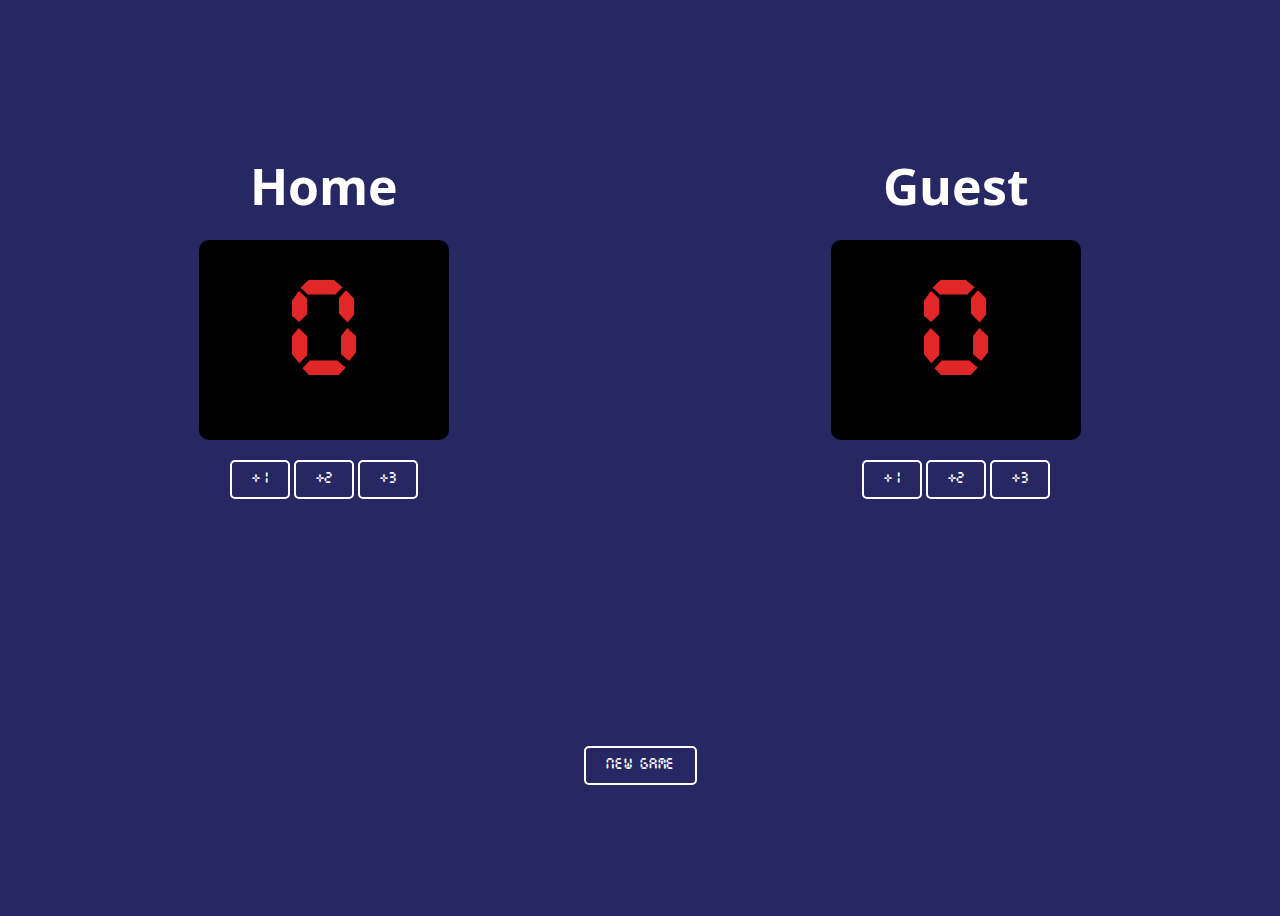
<file: BasketBallScoreCard/index.html>
<html>
    <head>
        <title>Basketball Score Card</title>
        <link rel="stylesheet" type="text/css" href="styles.css">
        <link rel="preconnect" href="https://fonts.googleapis.com">
        <link rel="preconnect" href="https://fonts.gstatic.com" crossorigin>
        <link href="https://fonts.googleapis.com/css2?family=Open+Sans:ital,wght@0,300..800;1,300..800&display=swap" rel="stylesheet">
    </head>
    <body class="hero">
        <div class="boards">
            <div>
                <h1>Home</h1>
                <div class="scores" id="Team1">
                    0
                </div>
                <div>
                    <button class="inc" onclick="addScore('home', 1)">+1</button>
                    <button class="inc" onclick="addScore('home', 2)">+2</button>
                    <button class="inc" onclick="addScore('home', 3)">+3</button>
                </div>
            </div>
            <div>
                <h1>Guest</h1>
                <div class="scores" id="Team2">
                    0
                </div>
                <div>
                    <button class="inc" onclick="addScore('guest', 1)">+1</button>
                    <button class="inc" onclick="addScore('guest', 2)">+2</button>
                    <button class="inc" onclick="addScore('guest', 3)">+3</button>
                </div>
            </div>
        </div>
        <div class="new-btn">
            <button class="new" onclick="reset()">New Game</button>
        <div>
        <script src="index.js"></script>
    </body>
</html>
</file>
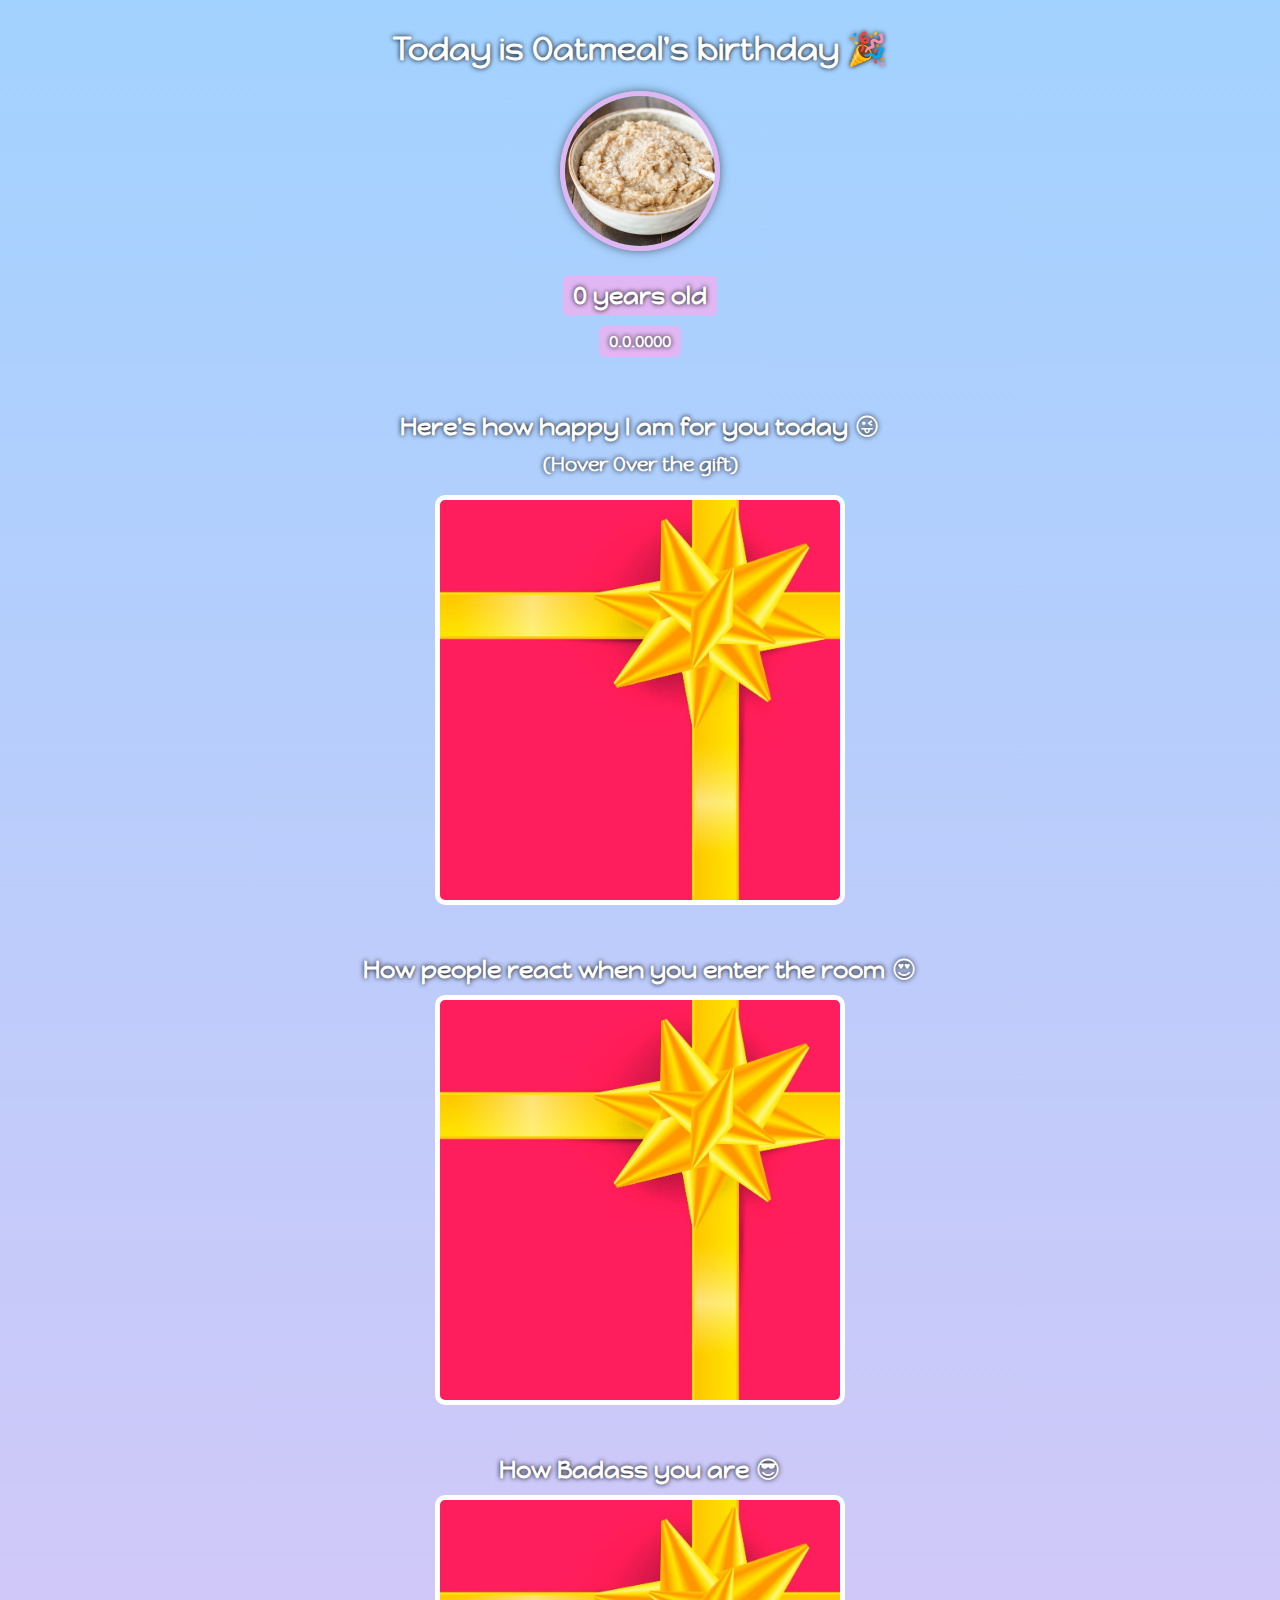
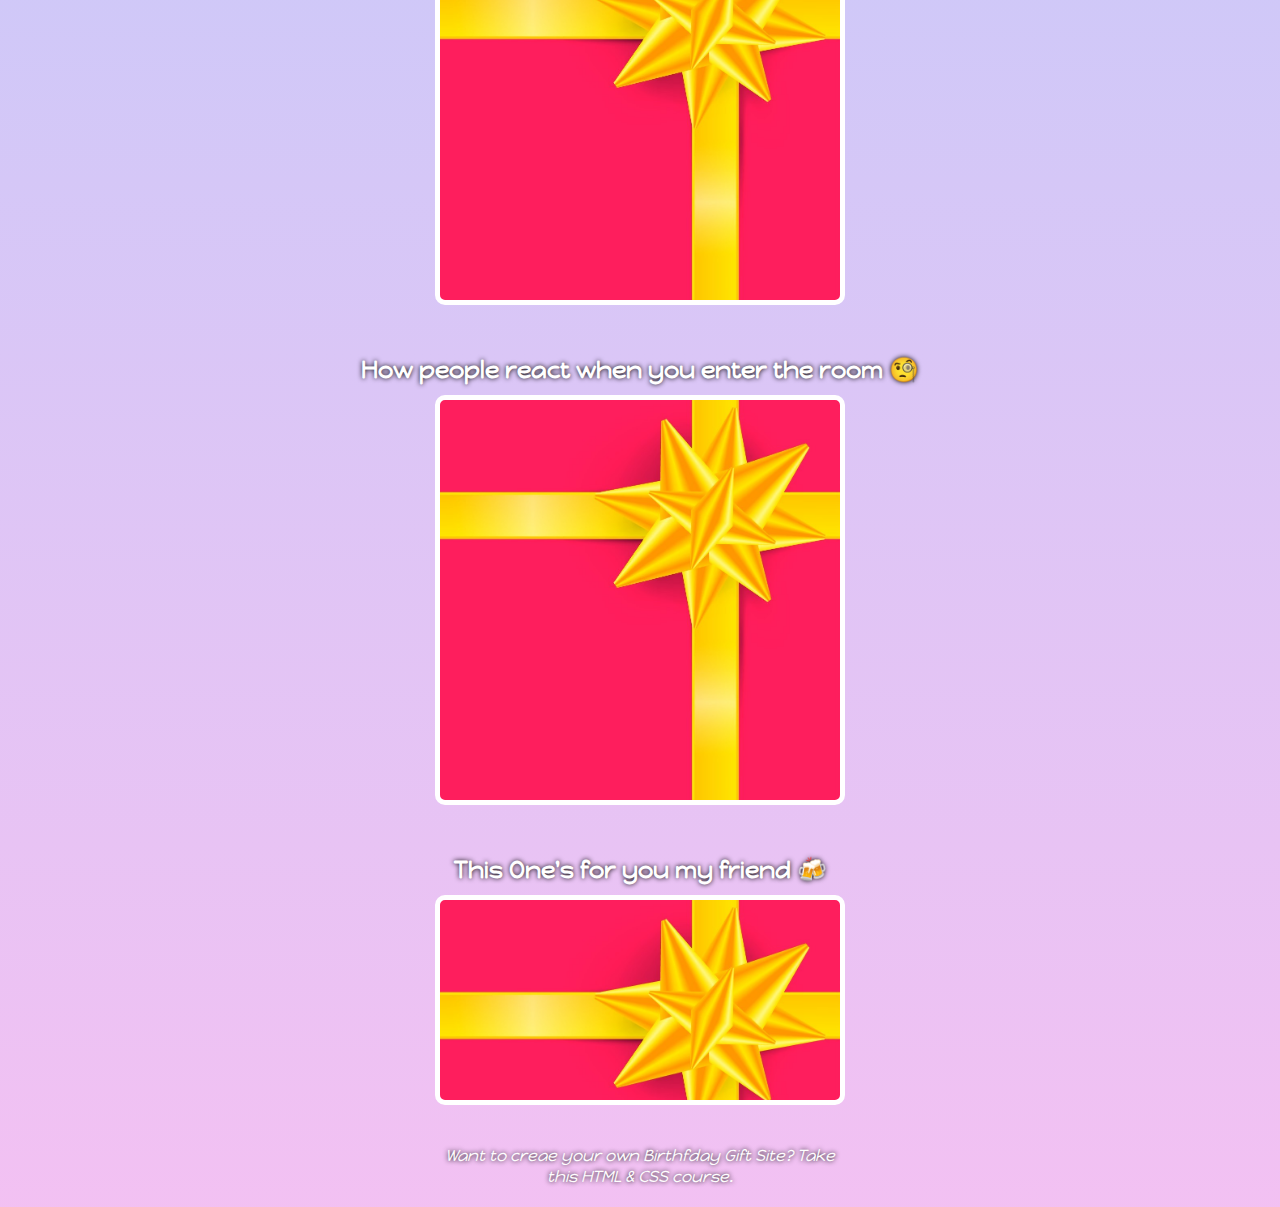
<file: Birthday/index.html>
<!-- write a basix HTML template -->
<!DOCTYPE html>
<html>
    <head>
        <link rel="preconnect" href="https://fonts.googleapis.com">
        <link rel="preconnect" href="https://fonts.gstatic.com" crossorigin>
        <link href="https://fonts.googleapis.com/css2?family=Happy+Monkey&display=swap" rel="stylesheet">
        <link rel="stylesheet" href="styles.css">
        <title>Birthday Wishes</title>
    </head>
    <body class="main">
        <div class="hero">
            <h1>Today is Oatmeal's birthday &#x1F389</h1>
            <img id="bday-boy" src="images/Oatmeal.jpg" alt="/Birthday">
            <h2 id="bday-age">0 years old</h2>
            <h4 id="bday-date">0.0.0000</h4>
        </div>
        <div class="gift-section">
            <h2 class="gift-title">Here's how happy I am for you today &#128540</h2>
            <h3 class="gift-hint">(Hover Over the gift)</h3>
            <div class="gift-image" id="gift-image-happy">
            </div>
        </div>
        <div class="gift-section">
            <h2 class="gift-title">How people react when you enter the room &#128525</h2>
            <div class="gift-image" id="gift-image-hot"></div>
        </div>
        <div class="gift-section">
            <h2 class="gift-title">How Badass you are &#128526</h2>
            <div class="gift-image" id="gift-image-cool"></div>
        </div>
        <div class="gift-section">
            <h2 class="gift-title">How people react when you enter the room &#129488</h2>
            <div class="gift-image" id="gift-image-genius"></div>
        </div>
        <div class="gift-section">
            <h2 class="gift-title">This One's for you my friend &#127867</h2>
            <div class="gift-image-cheers" id="gift-image-cheers"></div>
        </div>
        <p id="footer">Want to creae your own Birthfday Gift Site? <a href="https://www.youtube.com/watch?v=LzMnsfqjzkA">Take this HTML & CSS course.</a></p>
    </body>
</html>
</file>
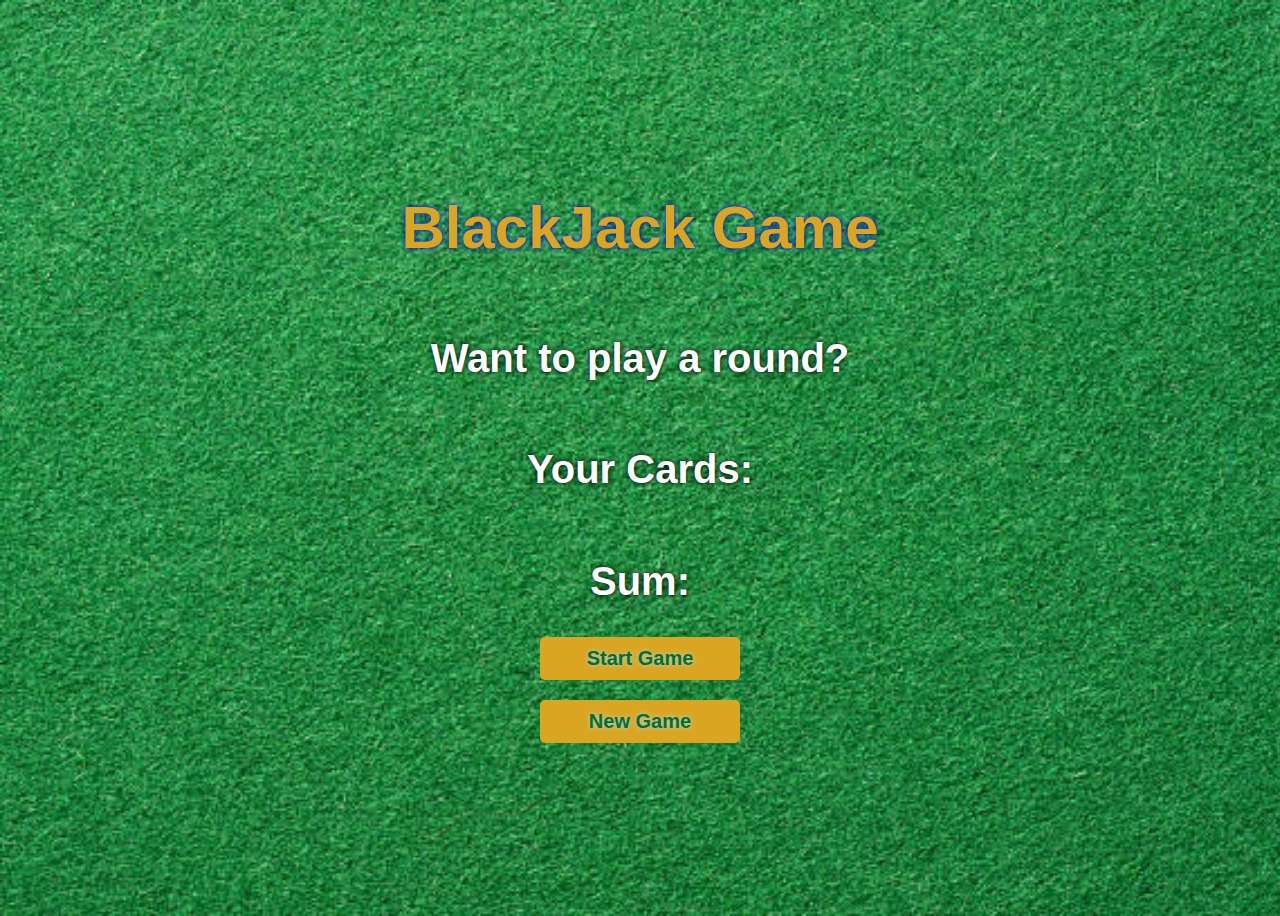
<file: BlackJack/index.html>
<!-- Write basic html code -->
<!DOCTYPE html>
<html lang="en">
    <head>
        <meta charset="UTF-8">
        <meta name="viewport" content="width=device-width, initial-scale=1.0">
        <title>BlackJack Game</title>
        <link rel="stylesheet" href="styles.css">
    </head>
    <body class="main">
        <h1>BlackJack Game</h1>
        <h2 id="message-el">Want to play a round?</h2>
        <h2 id="card-el">Your Cards:</h2>
        <h2 id="sum-el">Sum:</h2>
        <div class="align">
            <button id="start-button" onclick="game()">Start Game</button>
            <button id="start-button" onclick="newCard()">New Game</button>
        </div>
        <script src="index.js"></script>
    </body>
</html>
</file>
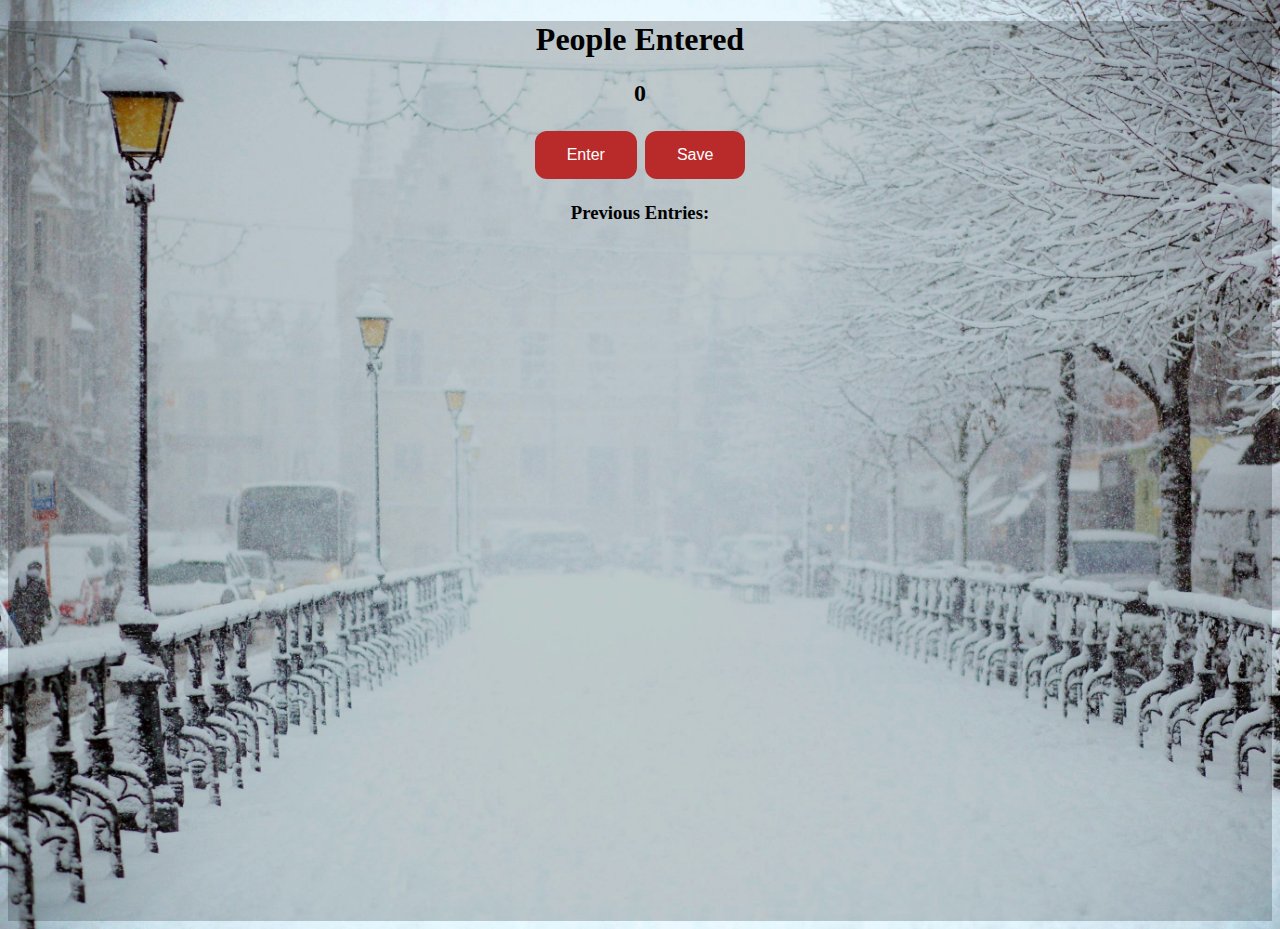
<file: Counter/index.html>
<!DOCTYPE html>
<html>
    <head>
        <link rel="stylesheet" href="styles.css">
        <title>Counter</title>
    </head>
    <body class="main">
        <h1>People Entered</h1>
        <h2 id="count-el">0</h2>
        <button id="increment-btn" onclick="increment()">Enter</button>
        <button id="save-btn" onclick="save()">Save</button>
        <h3 id="prev-ent">Previous Entries:</h3>
    </body>
    <script src="index.js">
    </script>
</html>
</file>
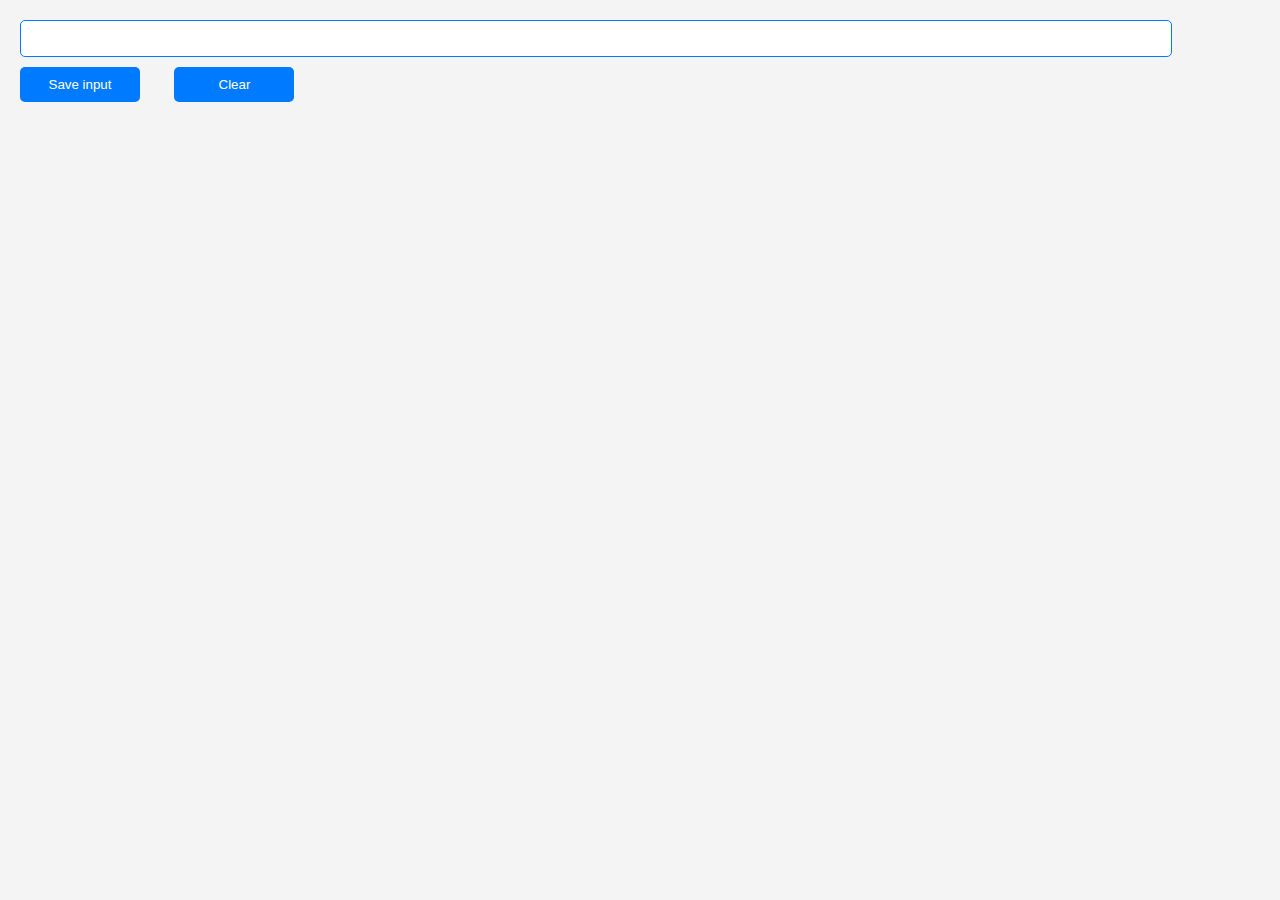
<file: Extension/index.html>
<!DOCTYPE html>
<html lang="en">
    <head>
        <meta charset="UTF-8">
        <meta name="viewport" content="width=device-width, initial-scale=1.0">
        <link rel="stylesheet" href="styles.css">
        <title>Simple HTML Template</title>
    </head>
    <body>
        <input type="text" id="input-el">
        <button class="input" id="input-btn">Save input</button>
        <button class="input" id="clear-btn">Clear</button>
        <ul id="ul-el"></ul>
        <script src="index.js"></script>
    </body>
</html>
</file>
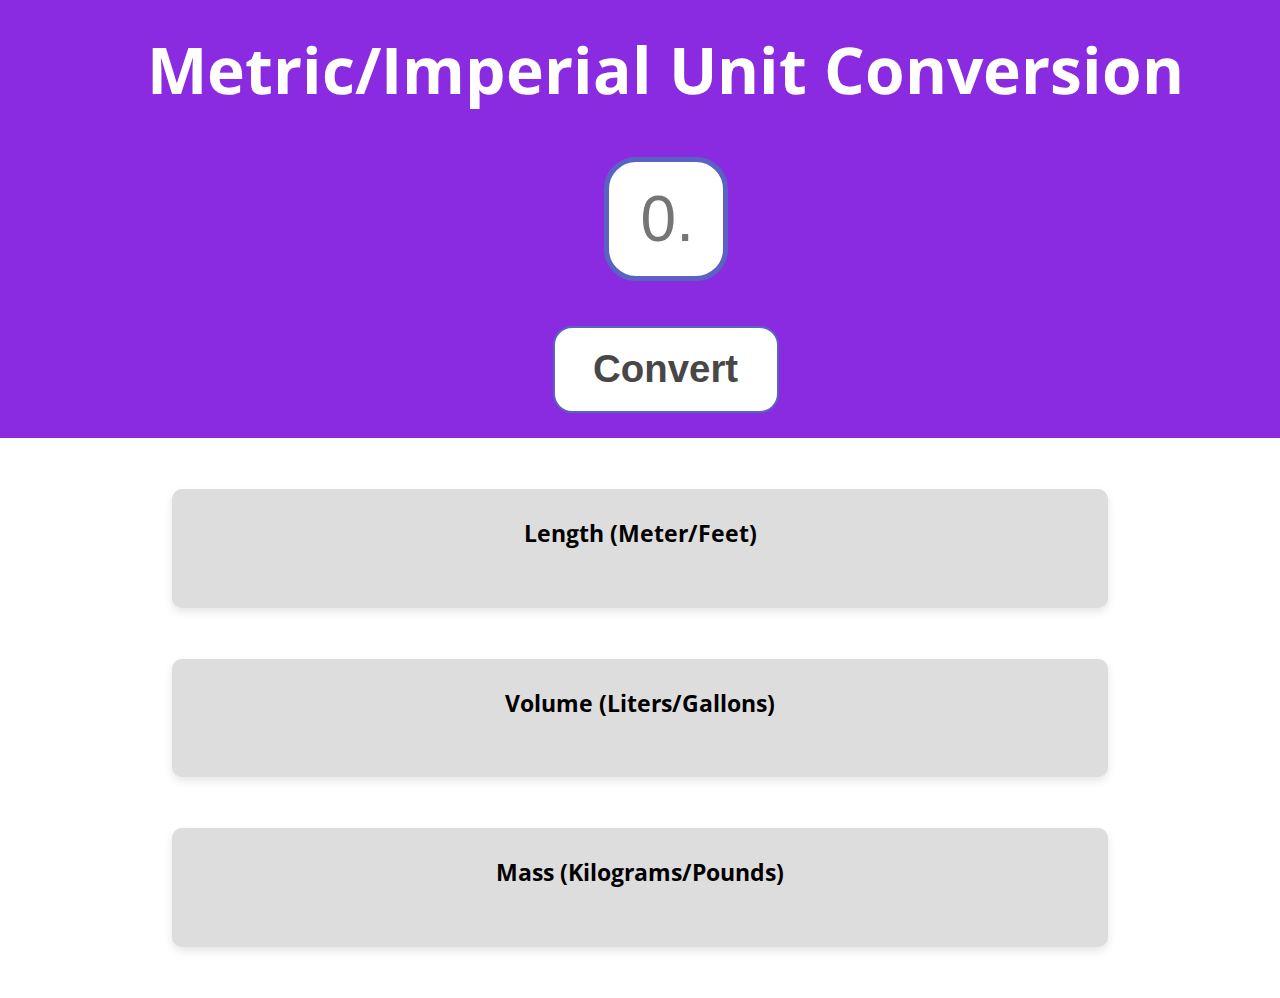
<file: MetricConversion/index.html>
<!DOCTYPE html>
<html lang="en">
    <head>
        <link rel="stylesheet" href="styles.css">
        <meta charset="UTF-8">
        <meta name="viewport" content="width=device-width, initial-scale=1.0">
        <link rel="preconnect" href="https://fonts.googleapis.com">
        <link rel="preconnect" href="https://fonts.gstatic.com" crossorigin>
        <link href="https://fonts.googleapis.com/css2?family=Open+Sans:ital,wght@0,300..800;1,300..800&display=swap" rel="stylesheet">
        <title>Simple HTML Template</title>
    </head>
    <body class="main">
        <div class="head">
            <h1>Metric/Imperial Unit Conversion</h1>
            <input class="input" placeholder="0.0" id="input-el"></input>
            <button id="btn-el">Convert</button>
        </div>
        <div>
            <div class="some">
                <h2>Length (Meter/Feet)</h2>
                <p id="value-l"></p>
            </div>
            <div class="some">
                <h2>Volume (Liters/Gallons)</h2>
                <p id="value-V"></p>
            </div>
            <div class="some">
                <h2>Mass (Kilograms/Pounds)</h2>
                <p id="value-M"></p>
            </div>
        </div>
        <script src="index.js"></script>
    </body>
</html>
</file>
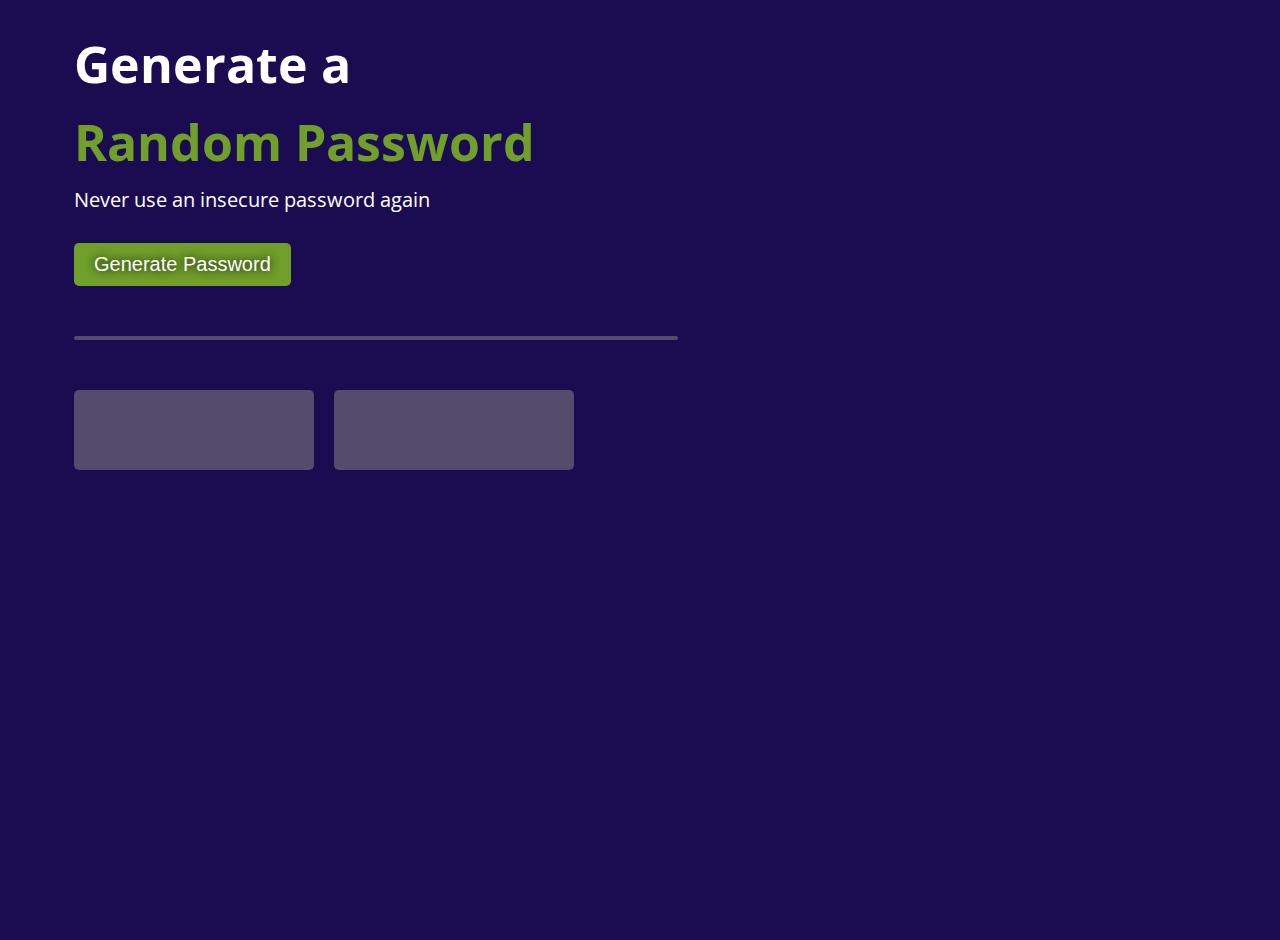
<file: RandomPasswordGenerator/index.html>
<!DOCTYPE html>
<html lang="en">
    <head>
        <meta charset="UTF-8">
        <meta name="viewport" content="width=device-width, initial-scale=1.0">
        <title>Generate Password</title>
        <link rel="preconnect" href="https://fonts.googleapis.com">
        <link rel="preconnect" href="https://fonts.gstatic.com" crossorigin>
        <link href="https://fonts.googleapis.com/css2?family=Open+Sans:ital,wght@0,300..800;1,300..800&display=swap" rel="stylesheet">
        <link rel="stylesheet" href="styles.css">
    </head>
    <body class="main">
        <p class="white-color">Generate a</p>
        <p class="green-color">Random Password</p>
        <p class="normal-text">Never use an insecure password again</p>


        <button class="generate-button" onclick="randompass()">Generate Password</button>
        <div class="underline"></div>
        <div class="passbox">
            <div class="pass" id="pass-first"></div>
            <div class="pass" id="pass-second"></div>
        </div>
        <script src="index.js"></script>
    </body>
</html>
</file>
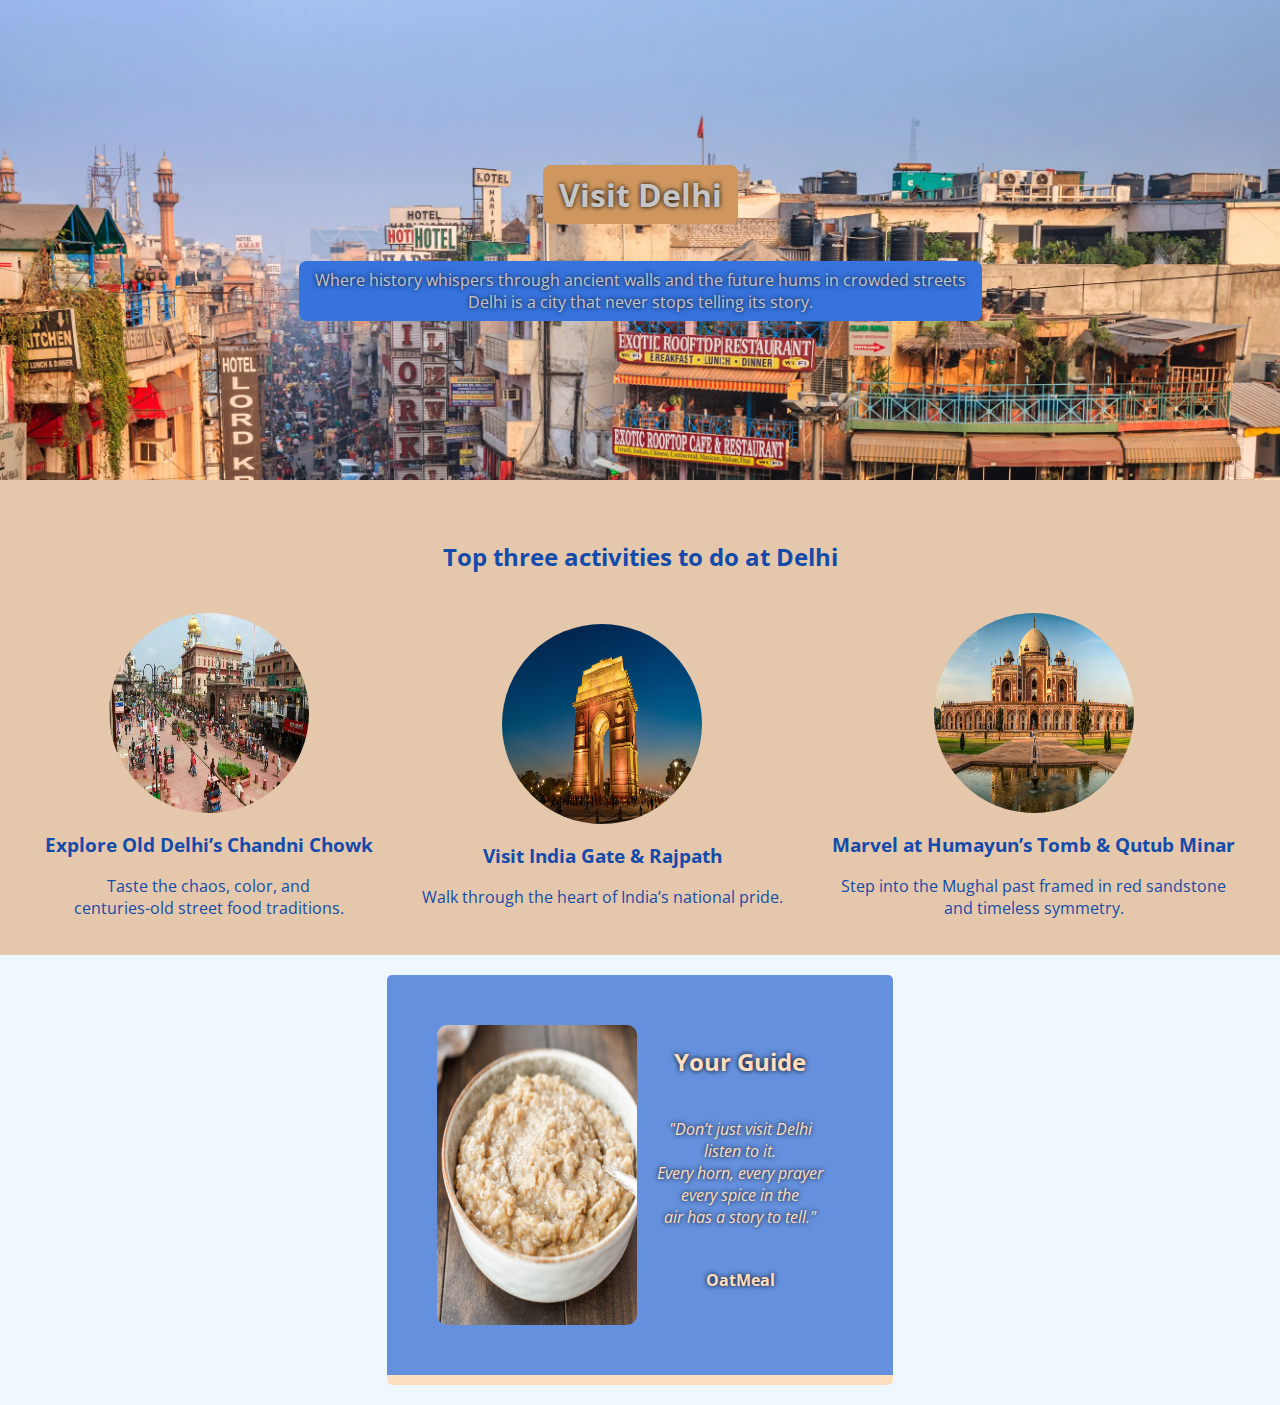
<file: SoloProject/index.html>
<html>
    <head>  
        <link rel="stylesheet" href="styles.css">
        <link rel="preconnect" href="https://fonts.googleapis.com">
        <link rel="preconnect" href="https://fonts.gstatic.com" crossorigin>
        <link href="https://fonts.googleapis.com/css2?family=Open+Sans:ital,wght@0,300..800;1,300..800&display=swap" rel="stylesheet">
    </head>
    <body class="main">
        <div class="hero">
            <h1 class="heroheader">Visit Delhi</h1>
            <p class="textcolor">Where history whispers through ancient walls and the future hums in crowded streets <br> Delhi is a city that never stops telling its story.</p>
        </div>
        <div class="Middle">
            <div class="Mid-head">
                <h2>Top three activities to do at Delhi</h2>
            </div>
            <div class="show">
                <div class="Pocket">
                    <img src="image/ChandniChowk.jpg" class="image" alt="Chandni Chowk">
                    <h3>Explore Old Delhi’s Chandni Chowk</h3>
                    <p>Taste the chaos, color, and <br>centuries-old street food traditions.</p>
                </div>
                <div class="Pocket">
                    <img src="image/indiagate.jpg" class="image" alt="India Gate">
                    <h3>Visit India Gate & Rajpath</h3>
                    <p>Walk through the heart of India’s national pride.</p>
                </div>
                <div class="Pocket">
                    <img src="image/HumayunTomb.jpg" class="image" alt="Humayun Tomb">
                    <h3>Marvel at Humayun’s Tomb & Qutub Minar</h3>
                    <p>Step into the Mughal past framed in red sandstone <br>and timeless symmetry.</p>
                </div>
            </div>
        </div>
        <div class="footer">
            <div class="guide">
                <div>
                    <img class="guideImage" src="image/Oatmeal.jpg" alt="Guide">
                </div>
                <div class="info">
                    <h2>Your Guide</h2>
                    <p class="quote">"Don’t just visit Delhi <br> listen to it.<br> Every horn, every prayer <br> every spice in the <br> air has a story to tell."</p>
                    <h4>OatMeal</h4>
                </div>
            </div>
        </div>
    </body>
</html>
</file>
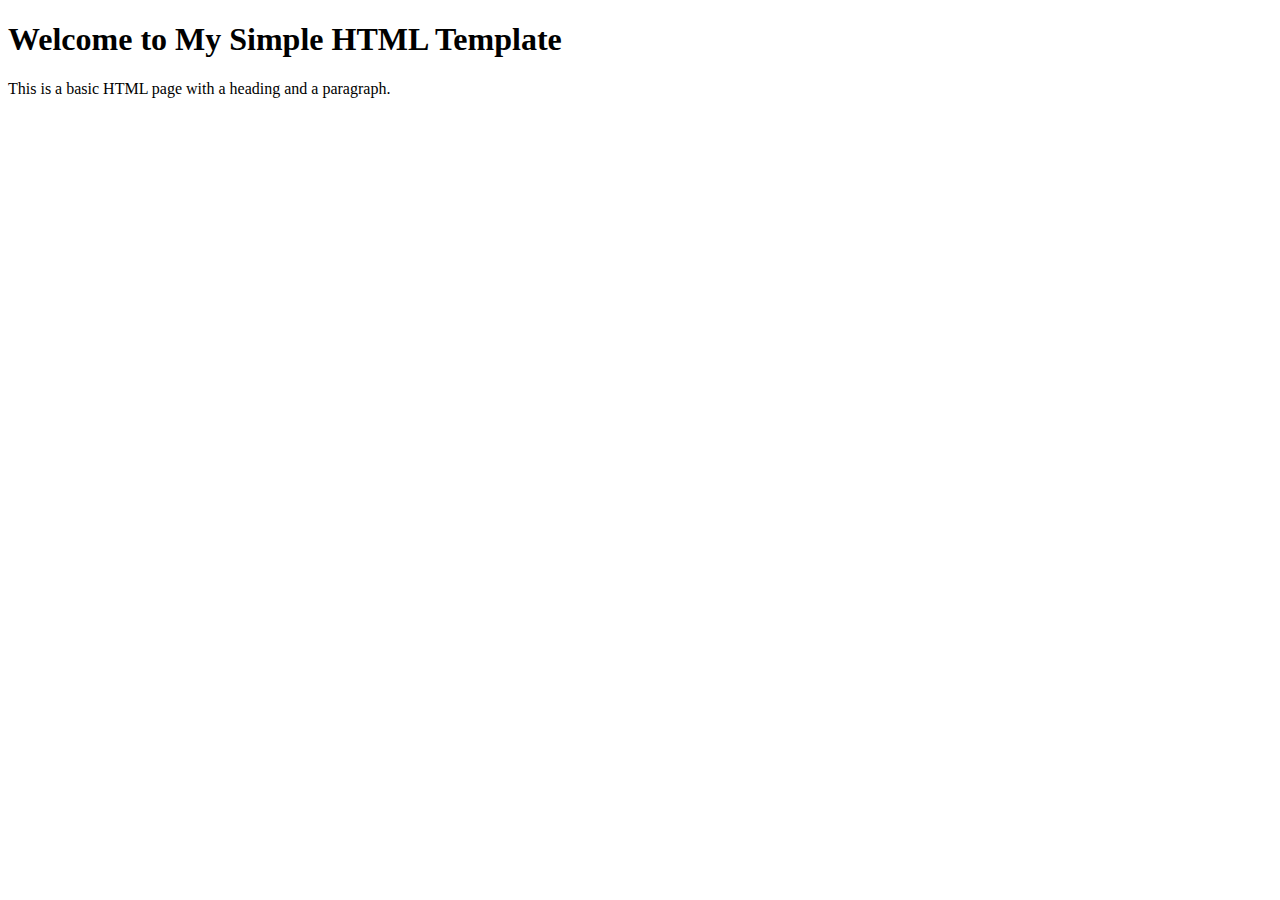
<file: simple-template.html>
<!DOCTYPE html>
<html lang="en">
<head>
    <meta charset="UTF-8">
    <meta name="viewport" content="width=device-width, initial-scale=1.0">
    <title>Simple HTML Template</title>
</head>
<body>
    <h1>Welcome to My Simple HTML Template</h1>
    <p>This is a basic HTML page with a heading and a paragraph.</p>
</body>
</html>
</file>
<file: BasketBallScoreCard/styles.css>
/* ==========================
   HERO SECTION
========================== */
.hero {
    display: flex;
    flex-direction: column;
    justify-content: space-around;
    text-align: center;
    background-color: rgb(39, 39, 100);
    min-height: 100vh;
}

/* ==========================
   HEADINGS
========================== */
h1 {
    color: white;
    font-size: 50px;
    margin: 20px 0;
    font-family: "Open Sans", sans-serif;
}

/* ==========================
   BOARDS / SCORE CONTAINERS
========================== */
.boards {
    display: flex;
    justify-content: space-around;
}

/* ==========================
   SCORE BOXES
========================== */
.scores {
    font-family: 'Cursed Timer Ulil', sans-serif;
    width: 250px;
    height: 200px;
    font-size: 120px;
    margin: 20px 0;
    border-radius: 10px;
    display: flex;
    align-items: center;
    justify-content: center;
    color: rgb(225, 39, 39);
    background-color: black;
    box-sizing: border-box;
    border: 2px solid transparent;
}

/* ==========================
   BUTTONS
========================== */
.inc, .new {
    background-color: rgb(39, 39, 100);
    border: 2px solid white;
    border-radius: 5px;
    padding: 10px 20px;
    font-family: 'Cursed Timer Ulil', sans-serif;
    color: white;
    cursor: pointer;
    transition: background-color 0.3s;
}
.inc:hover, .new:hover {
    background-color: rgba(39, 39, 100, 0.7);
}

/* ==========================
   CUSTOM FONT
========================== */
@font-face {
    font-family: 'Cursed Timer Ulil';
    src: url('cursed-timer-ulil-font/CursedTimerUlil-Aznm.ttf') format('truetype');
}
</file>
<file: Birthday/styles.css>
.main {
    text-align: center;
    font-family: "Happy Monkey", system-ui;
    background: linear-gradient(#a2d2ff, #efb0efc9);    
}
h1, h2, h3, h4, p {
    color: #ffffff;
    text-shadow: 0px 0px 5px black;
}
#bday-boy {
    width: 150px;
    border-radius: 50%;
    border: 5px solid ;
    box-shadow: 0 0 10px rgba(0, 0, 0, 0.5);
    margin-bottom: 20px;
    border-color: #efb0efc9;
}

#bday-age, #bday-date {
    background-color: #efb0efc9;
    padding: 5px 10px;
    border-radius: 5px;
    margin: 5px;
}

.hero {
    display: flex;
    flex-direction: column;
    align-items: center;
}
.gift-section {
    margin-top: 50px;
}
.gift-title {
    margin-bottom: 10px;
}
.gift-hint {
    margin-top: 0px;
}
.gift-image, .gift-image-hot{
    margin: 0 auto; /*Only used for elements which have a set width and height to center div */
    width: 400px;
    height: 400px;
    border: 5px solid white;
    border-radius: 10px;
    background-image: url("images/gift-cover.jpg");
    background-size: cover;
}
.gift-image-cheers {
    width: 400px;
    height: 200px;
    margin: 0 auto;
    border: 5px solid white;
    border-radius: 10px;
    background-image: url("images/gift-cover.jpg");
    background-size: cover;
}
#gift-image-happy:hover {
    background-image: url("images/happy.gif");
    background-size: cover;
}
#gift-image-hot:hover {
    background-image: url("images/hot.gif");
    background-size: contain;
    background-repeat: no-repeat;
}
#gift-image-cool:hover {
    background-image: url("images/Coolgif.gif");
}
#gift-image-genius:hover {
    background-image: url("https://media2.giphy.com/media/v1.Y2lkPTc5MGI3NjExZHJyNzZ2cXdxN3p1bGhnYTg0Mmhqejl2cHYwaGhqY2d1amNwZDZjcSZlcD12MV9pbnRlcm5hbF9naWZfYnlfaWQmY3Q9Zw/fvrfW6FkwTvYcZCvsy/giphy.gif");
}
#gift-image-cheers:hover {
    background-image: url("https://media.giphy.com/media/v1.Y2lkPTc5MGI3NjExb2FiMnY0a2ExYWdoem8wZmZxa2U3Z3hxb3MzZmc5eXN6djR3eTAzZiZlcD12MV9naWZzX3NlYXJjaCZjdD1n/QMkPpxPDYY0fu/giphy.gif");
}
#footer {
    margin: 40px auto 20px;  
    font-style: italic;
    width: 400px;
}
a {
    color: white;
    text-decoration: none;
}
</file>
<file: BlackJack/styles.css>
.main {
    display: flex;
    flex-direction: column;
    justify-content: center;
    background-image: url(images/Cardtable.jpg);
    background-size: cover;
    height: 100vh;
    text-align: center;
    font-family: 'Trebuchet MS', 'Lucida Sans Unicode', 'Lucida Grande', 'Lucida Sans', Arial, sans-serif;
    color: white;
    font-weight: bold;
}
.align {
    display: flex;
    flex-direction: column;
    align-items: center;
    justify-content: center;
}
button {
    background-color: goldenrod;
    color: #016f32;
    margin-bottom: 20px;
    text-shadow: 0px 0px 5px lightblue;
    font-weight: bold;
    width: 200px;
    border: none;
    border-radius: 5px;
    font-size: 20px;
    padding: 10px 20px;
}

h1 {
    color: goldenrod;
    text-shadow: 0px 0px 5px blue;
    font-size: 60px;
}

h2 {
    color: white;
    font-size: 40px; 
    text-shadow: 0px 0px 5px black;
}

p {
    font-size: 30px;
    font-style: italic;
    text-shadow: 0px 0px 5px black;
}
</file>
<file: Counter/styles.css>
.main {
    text-align: center;
    background-image: url("images/snow.jpg");
    box-shadow: inset 0 0 0 1000px rgba(0,0,0,.2);
    background-size: cover;
    background-repeat: no-repeat;
    background-position: center;
    position: relative; 
    min-height: 100vh; 
    overflow: hidden; 
  }

#increment-btn, #save-btn {
    background-color: #b92b2b; 
    border: none; 
    color: white; 
    padding: 15px 32px; 
    text-align: center; 
    text-decoration: none; 
    display: inline-block; 
    font-size: 16px; 
    margin: 4px 2px; 
    cursor: pointer; 
    border-radius: 12px; 
}
</file>
<file: Extension/styles.css>
body {
    font-family: Arial, sans-serif;
    margin: 0;
    padding: 0;
    background-color: #f4f4f4;
    min-width: 400px;
}

#input-el {
    width: 90%;
    box-sizing: border-box;
    padding: 10px;
    margin: 20px 20px 5px 20px;
    border: 1px solid #007bff;
    border-radius: 5px;
}

.input {
    margin: 5px 10px 20px 20px;
    padding: 10px 15px;
    background-color: #007bff;
    color: white;
    border: none;
    width: 120px;
    border-radius: 5px;
    cursor: pointer;
}

ul {
    list-style: none;
    margin: 0;
    padding: 0 20px;  
}

li {
    margin-top: 5px;
    margin-bottom: 5px;
    text-align: left;
    padding: 5px;
    border-radius: 5px;
}

a {
    color: #007bff;
}
</file>
<file: MetricConversion/styles.css>
.main {
    text-align: center;
    font-family: "Open Sans", sans-serif;
    margin: 0;
    min-width: 300px;
    overflow-x: hidden;
    overflow-y: auto;
}

.head {
    margin: 0;
    padding: 2vw;               /* relative padding */
    width: 100%;
    display: flex;
    flex-direction: column;
    height: auto;               /* let content dictate height */
    justify-content: flex-start; 
    gap: 1.5vw;                 /* vertical spacing between elements */
    margin-bottom: 4vw;
    background-color: blueviolet;
    align-items: center;
}

.head h1 {
    color: white;
    font-size: 5vw;            /* scales with popup width */
    margin: 0;
    text-align: center;
}

.input {
    margin: 2vw 0;
    padding: 0.5em;
    height: auto;
    width: 50px; 
    border: 5px solid rgb(90, 99, 195);    
    height: 50px;           /* scales with container */
    font-size: 5vw;            /* responsive font size */
    text-align: center;
    border-radius: 0.5em;
}

.head button {
    padding: 0.5em 1em;
    border: 2px solid rgb(90, 99, 195);
    font-size: 3vw;
    font-weight: bold;
    color: rgb(72, 70, 70);
    background-color: rgb(255, 255, 255);
    border-radius: 0.5em;
    cursor: pointer;
}

.some {
    display: flex;
    align-items: center;
    justify-content: center;
    flex-direction: column;
    padding: 10px 20px;
    border-radius: 10px;
    font-size: 15px;
    width: 70%;
    box-shadow: 0 4px 8px rgba(0, 0, 0, 0.1);
    background-color: rgb(221, 221, 221);
    margin: 4vw auto;
}
</file>
<file: RandomPasswordGenerator/styles.css>
body, html {
    height: 100%;
    margin: 0;
}

.main {
    padding: 50px 20px;   /* top/bottom 50px, left/right 20px */
    max-width: 1200px;     /* optional: limit width on very large screens */
    width: 90%;            /* responsive width on small screens */
    margin: 0 auto;          
    font-family: "Open Sans", sans-serif;
    background-color: rgb(27, 12, 82);
    padding: 20px;        
}


.white-color {
    color: white;
    font-size: 50px;
    font-weight: bold;
    margin: 10px;
}

.green-color {
    color: rgb(112, 159, 42);
    font-size: 50px;
    font-weight: bold;
    margin: 10px;
}

.normal-text {
    color: white;
    font-size: 20px;
    margin: 10px;
}

.underline {
    width: 600px;
    background-color: rgb(83, 76, 108);
    border-radius: 5px;
    border: 2px solid rgb(83, 76, 108);
    margin: 30px 10px;
}
.generate-button {
    margin: 20px 10px;
    padding: 10px 20px;
    background-color: rgb(112, 159, 42);
    font-size: 20px;
    color:white;
    text-shadow: 0px 0px 10px black;
    border-radius: 5px;
    border: none;
}

.pass {
    display: flex;
    align-items: center;  
    justify-content: center; 
    width: 200px;
    height: 40px; 
    background-color: rgb(83, 76, 108);
    border-radius: 5px;
    margin: 20px 10px;
    color: white;
    padding: 20px ;
    text-align: center;
}


.passbox {
    display: flex;
    flex-direction: row;
    align-items: center;
    justify-content: left;
}
</file>
<file: SoloProject/styles.css>
.main {
    text-align: center;
    margin: 0;
    font-family: "Open Sans", sans-serif;
}
.hero, .Middle, .footer {
    min-height: 400px; /* ensures at least 400px height */
    padding: 20px;     /* space inside */
}

.hero {
    display: flex;
    flex-direction: column;
    justify-content: center;
    color: rgb(198, 197, 197);
    align-items: center;
    background-image: url('image/Delhi.jpg');
    background-size: cover;
    text-shadow: 0px 0px 5px black; /* full screen height */
    padding: 40px 10px;
}
.heroheader {
    background-color: #CF975E;
    padding: 8px 16px;
    border-radius: 8px;
}
.textcolor {
    background-color: #3673dd;
    padding: 8px 16px;
    border-radius: 8px;
}


/* Middle part  */

.Middle{
    background-color: #e5c8ab;
    color: #144baa;
}

.Mid-head {
    padding-top: 20px;
}

.show {
    padding-top : 20px;
    display: flex;
    flex-direction: row;
    justify-content: space-around;
    align-items: center;
    flex-wrap: wrap;
}
.image {
    width: 200px;
    height: 200px;
    border-radius: 50%;
}

/* Footer Part */

.footer {
    background-color: aliceblue;
    display: flex;
    color: hsl(30, 97%, 87%);
    text-shadow: 0px 0px 5px black;
    padding: 20px;
    flex-direction: row;
    justify-content: center;
}
.guide {
    background-color: #6490dd;
    border-radius: 5px;
    border-bottom: hsl(30, 97%, 87%) 10px solid;
    padding: 50px;
    display: flex;
    flex-direction: row;
}
.guideImage {
    width: 200px;
    height: 300px;
    border-radius: 10px;
}
.quote {
    font-style: italic;
    padding: 20px;
}
</file>
